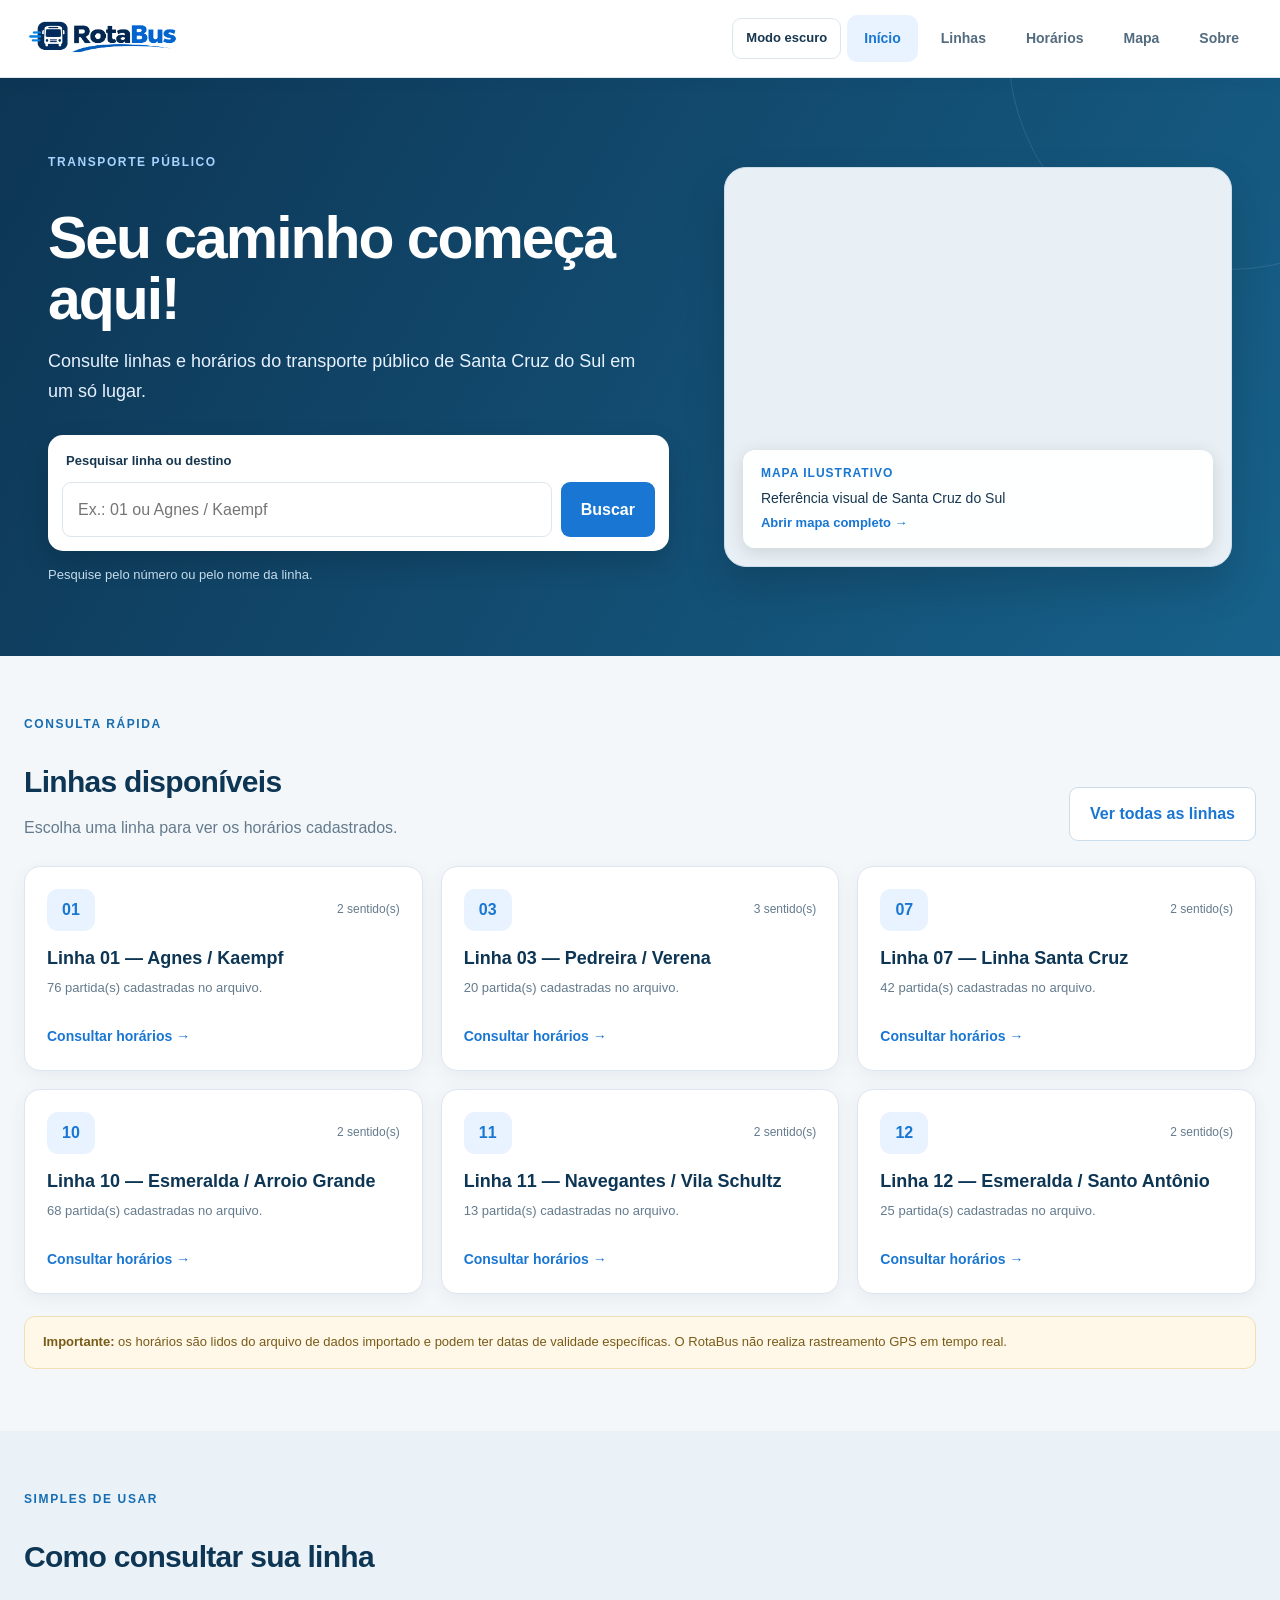
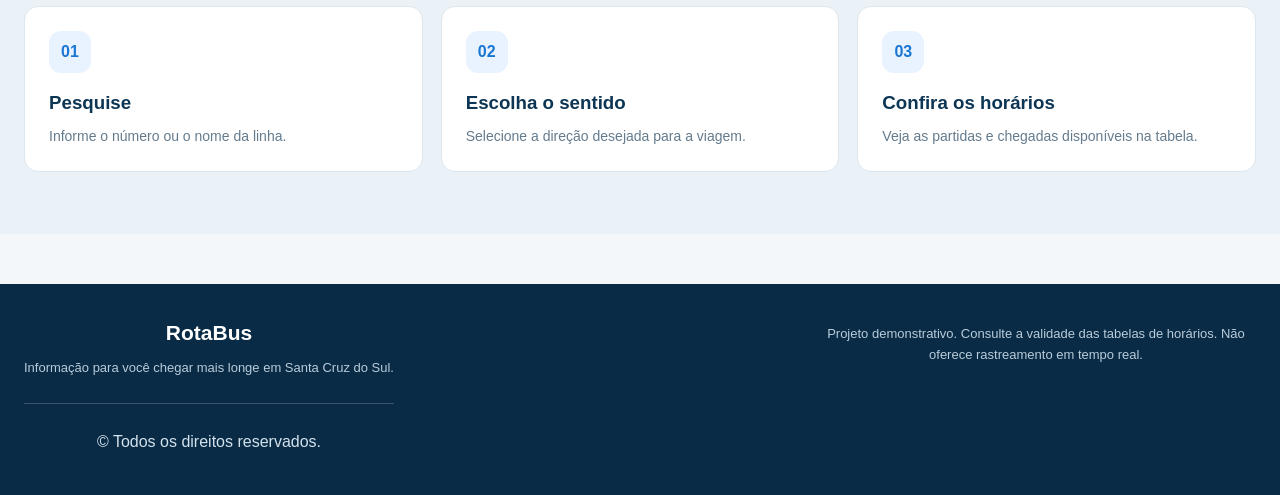
<file: index.html>
<!DOCTYPE html>
<html lang="pt-BR">
<head>
  <meta charset="UTF-8">
  <meta name="viewport" content="width=device-width, initial-scale=1.0">
  <meta name="description" content="Consulte linhas e horários do transporte público de Santa Cruz do Sul.">
  <title>RotaBus | Seu caminho começa aqui</title>
  <link rel="icon" type="image/svg+xml" href="assets/favicon.svg">
  <link rel="stylesheet" href="style.css">
  <script src="app.js" defer></script>
</head>
<body data-page="home">

  <header class="site-header">
    <div class="container header-inner">
     
<a class="brand" href="#" onclick="home()">
    <img src="./assets/rotabus-logo.png" alt="RotaBus">
</a>


      <button class="menu-toggle" id="menuToggle"
        aria-label="Abrir menu" aria-expanded="false">☰</button>

      <nav class="main-nav" id="mainNav" aria-label="Navegação principal">
        <button
        type="button"
        class="theme-toggle"
        id="themeToggle"
        aria-label="Alternar modo escuro ou claro">
            Modo escuro
        </button>
        <a href="index.html" data-nav="home">Início</a>
        <a href="linhas.html" data-nav="lines">Linhas</a>
        <a href="horarios.html" data-nav="schedules">Horários</a>
        <a href="mapa.html" data-nav="map">Mapa</a>
        <a href="sobre.html" data-nav="about">Sobre</a>
      </nav>
    </div>
  </header>

  <main id="app" class="page-main">
    <div class="container loading-state">Carregando o RotaBus...</div>
  </main>

  <footer class="site-footer">
    <div class="container footer-inner">
      <div>
        <a class="footer-brand" href="index.html">RotaBus</a>
        <p>Informação para você chegar mais longe em Santa Cruz do Sul.<hr>© Todos os direitos reservados.
        </p>
      </div>
      <p class="footer-note">
        Projeto demonstrativo. Consulte a validade das tabelas de horários.
        Não oferece rastreamento em tempo real.
      </p>
    </div>
  </footer>

</body>
</html>
</file>
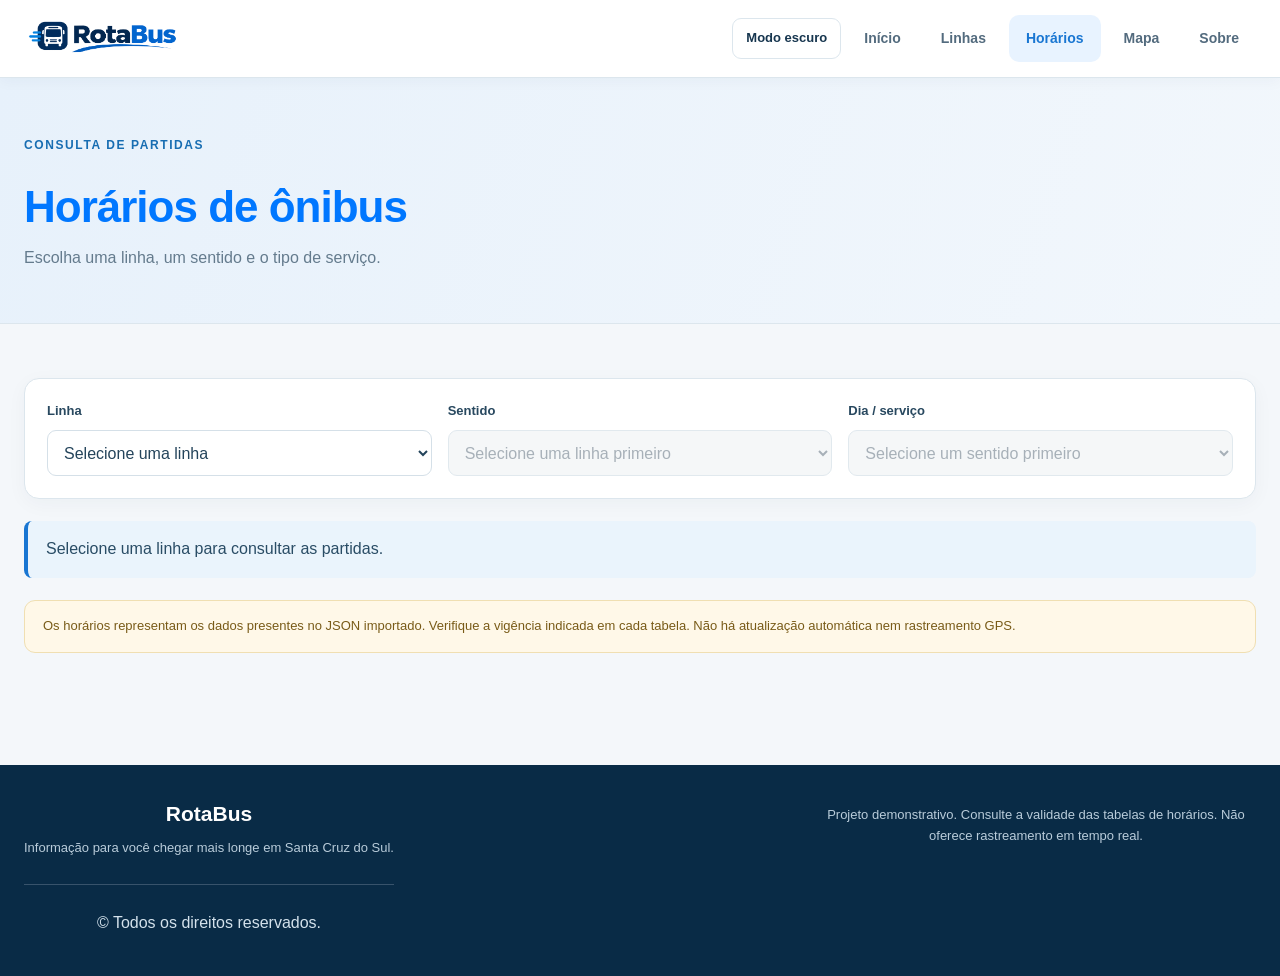
<file: horarios.html>
<!DOCTYPE html>
<html lang="pt-BR">
<head>
  <meta charset="UTF-8">
  <meta name="viewport" content="width=device-width, initial-scale=1.0">
  <meta name="description" content="Horários - RotaBus Santa Cruz do Sul">
  <title>Horários | RotaBus</title>
  <link rel="icon" type="image/svg+xml" href="assets/favicon.svg">
  <link rel="stylesheet" href="style.css">
  <script src="app.js" defer></script>
</head>
<body data-page="schedules">

  <header class="site-header">
    <div class="container header-inner">
      <a class="brand" href="#" onclick="home()">
    <img src="./assets/rotabus-logo.png" alt="RotaBus">
</a>
      <button class="menu-toggle" id="menuToggle"
        aria-label="Abrir menu" aria-expanded="false">☰</button>
      <nav class="main-nav" id="mainNav">
        <button
        type="button"
        class="theme-toggle"
        id="themeToggle"
        aria-label="Alternar modo escuro ou claro">
            Modo escuro
        </button>
        <a href="index.html" data-nav="home">Início</a>
        <a href="linhas.html" data-nav="lines">Linhas</a>
        <a href="horarios.html" data-nav="schedules">Horários</a>
        <a href="mapa.html" data-nav="map">Mapa</a>
        <a href="sobre.html" data-nav="about">Sobre</a>
      </nav>
    </div>
  </header>

  <main id="app" class="page-main">
    <div class="container loading-state">Carregando...</div>
  </main>

  <footer class="site-footer">
    <div class="container footer-inner">
      <div>
        <a class="footer-brand" href="index.html">RotaBus</a>
        <p>Informação para você chegar mais longe em Santa Cruz do Sul.<hr>© Todos os direitos reservados.</p>
      </div>
      <p class="footer-note">
        Projeto demonstrativo. Consulte a validade das tabelas de horários.
        Não oferece rastreamento em tempo real.
      </p>
    </div>
  </footer>

</body>
</html>
</file>
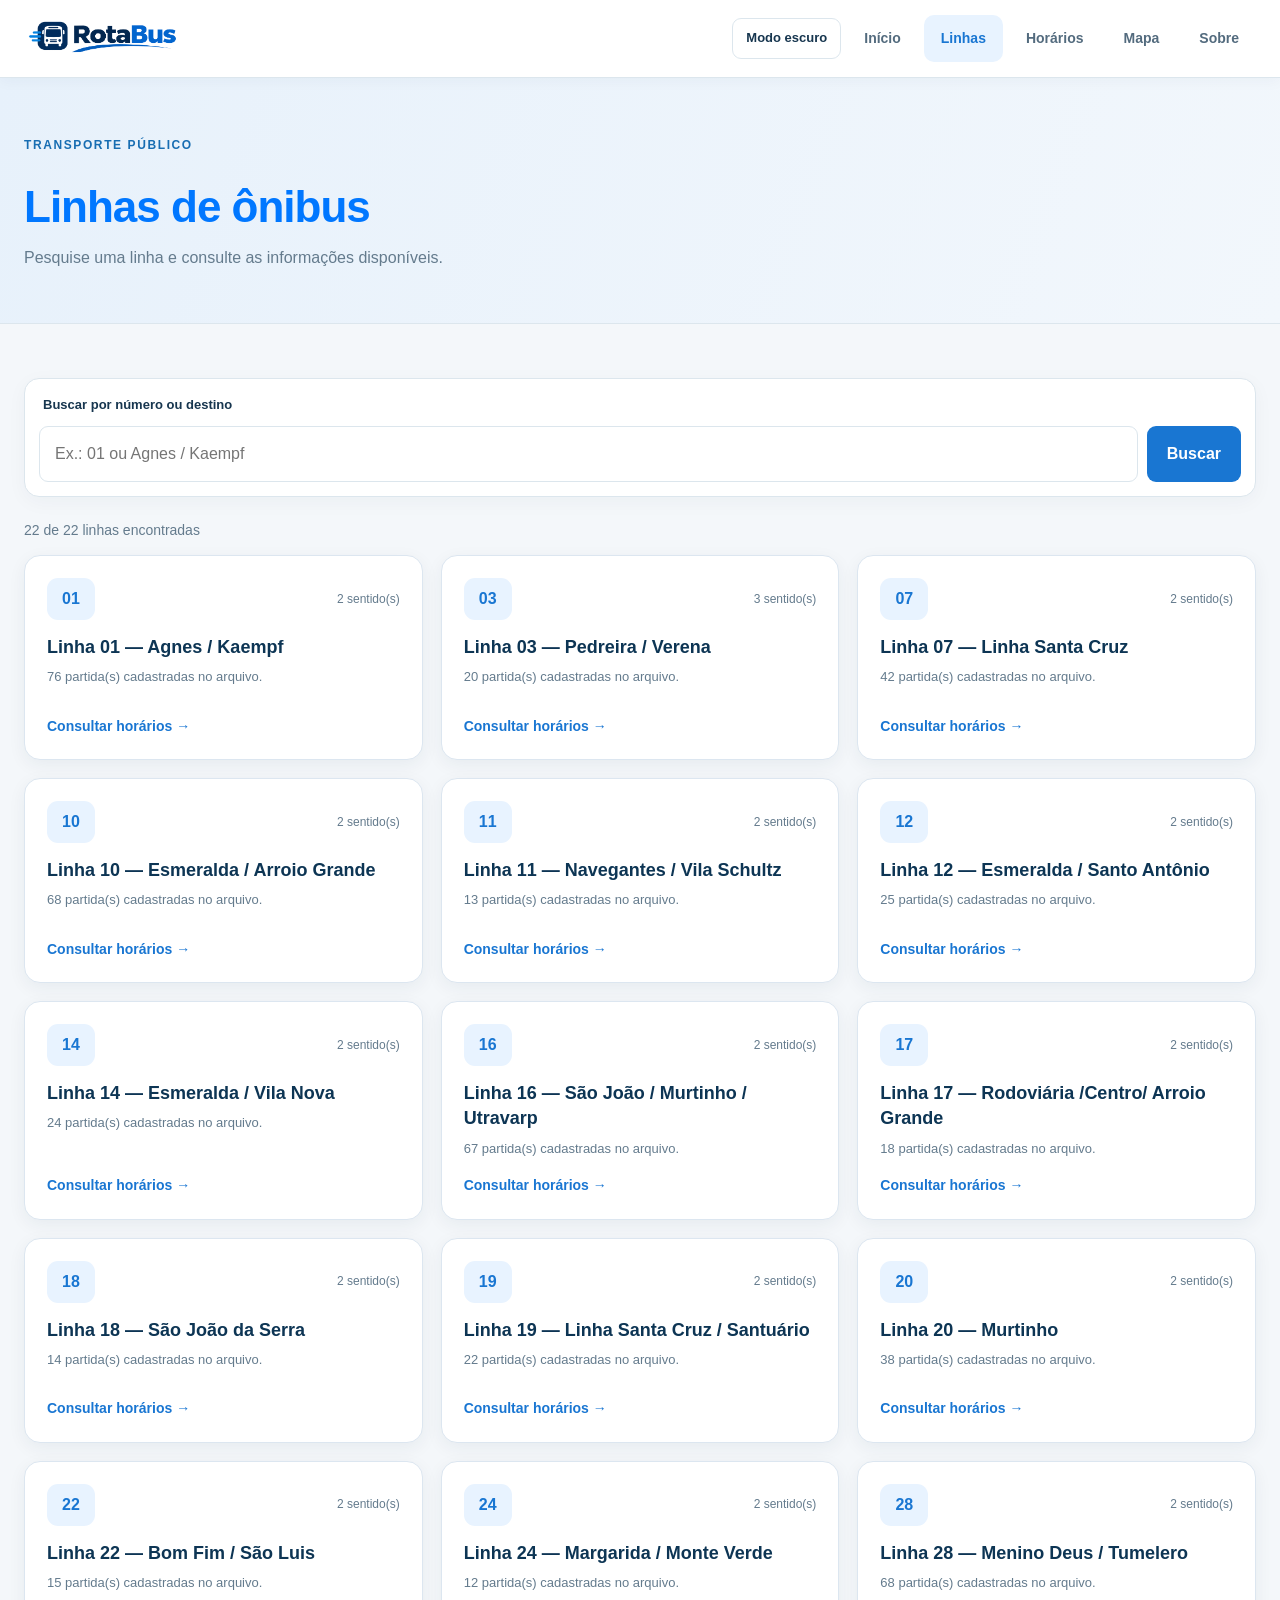
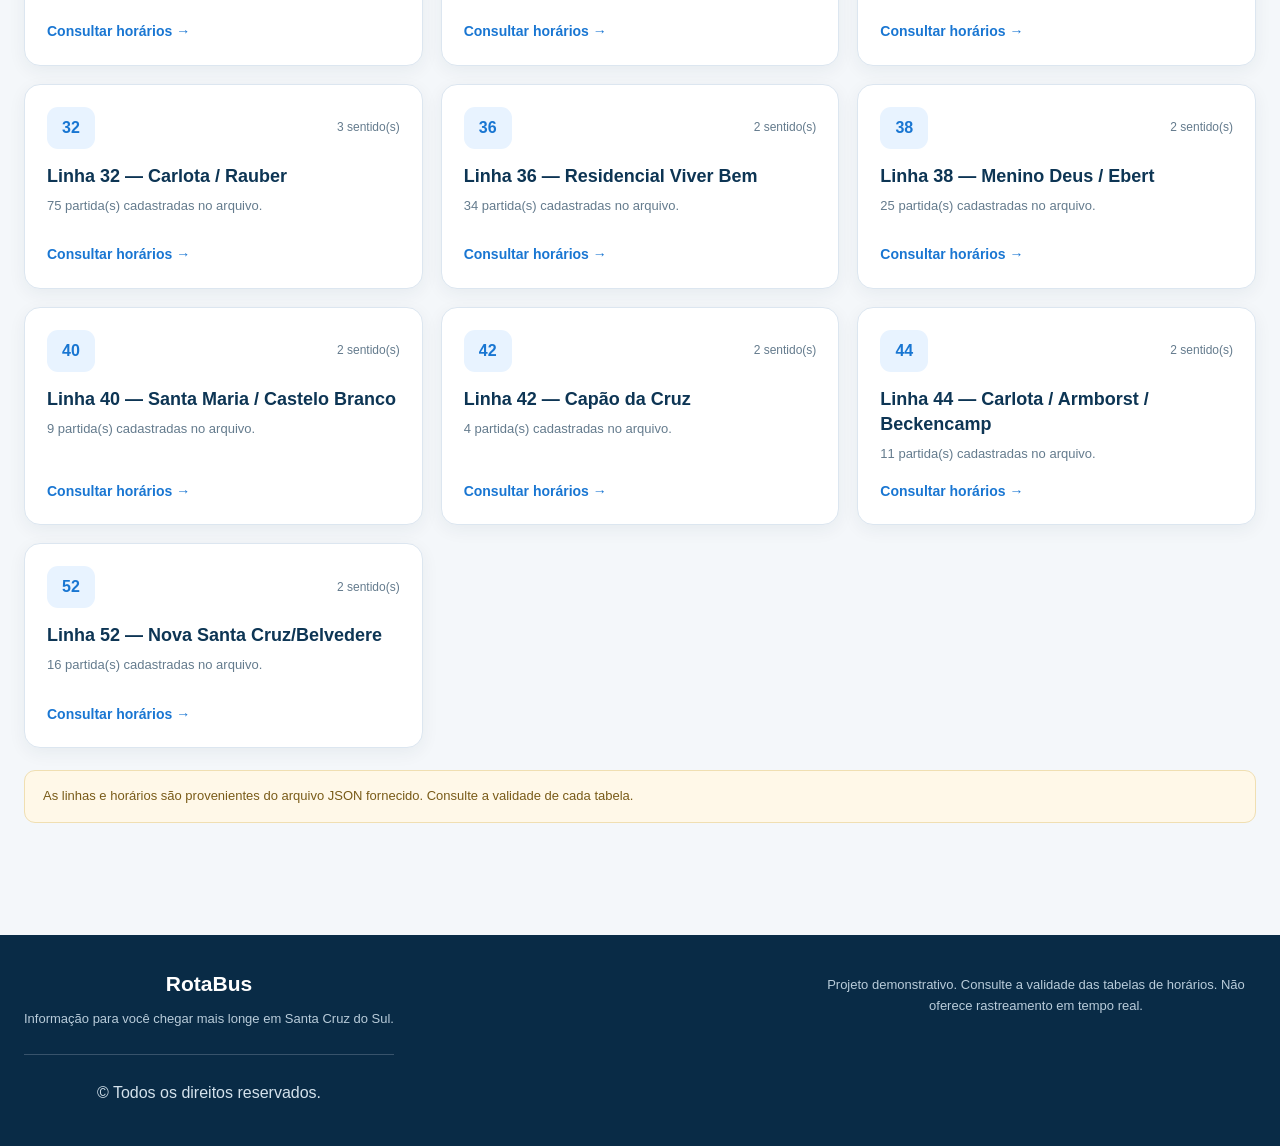
<file: linhas.html>
<!DOCTYPE html>
<html lang="pt-BR">
<head>
  <meta charset="UTF-8">
  <meta name="viewport" content="width=device-width, initial-scale=1.0">
  <meta name="description" content="Linhas - RotaBus Santa Cruz do Sul">
  <title>Linhas | RotaBus</title>
  <link rel="icon" type="image/svg+xml" href="assets/favicon.svg">
  <link rel="stylesheet" href="style.css">
  <script src="app.js" defer></script>
</head>
<body data-page="lines">

  <header class="site-header">
    <div class="container header-inner">
      <a class="brand" href="#" onclick="home()">
    <img src="./assets/rotabus-logo.png" alt="RotaBus">
</a>
      <button class="menu-toggle" id="menuToggle"
        aria-label="Abrir menu" aria-expanded="false">☰</button>
      <nav class="main-nav" id="mainNav">
        <button
          type="button"
          class="theme-toggle"
          id="themeToggle"
          aria-label="Alternar modo escuro ou claro">
            Modo escuro
          </button>
        <a href="index.html" data-nav="home">Início</a>
        <a href="linhas.html" data-nav="lines">Linhas</a>
        <a href="horarios.html" data-nav="schedules">Horários</a>
        <a href="mapa.html" data-nav="map">Mapa</a>
        <a href="sobre.html" data-nav="about">Sobre</a>
      </nav>
    </div>
  </header>

  <main id="app" class="page-main">
    <div class="container loading-state">Carregando...</div>
  </main>

  <footer class="site-footer">
    <div class="container footer-inner">
      <div>
        <a class="footer-brand" href="index.html">RotaBus</a>
        <p>Informação para você chegar mais longe em Santa Cruz do Sul.<hr>© Todos os direitos reservados.</p>
      </div>
      <p class="footer-note">
        Projeto demonstrativo. Consulte a validade das tabelas de horários.
        Não oferece rastreamento em tempo real.
      </p>
    </div>
  </footer>

</body>
</html>
</file>
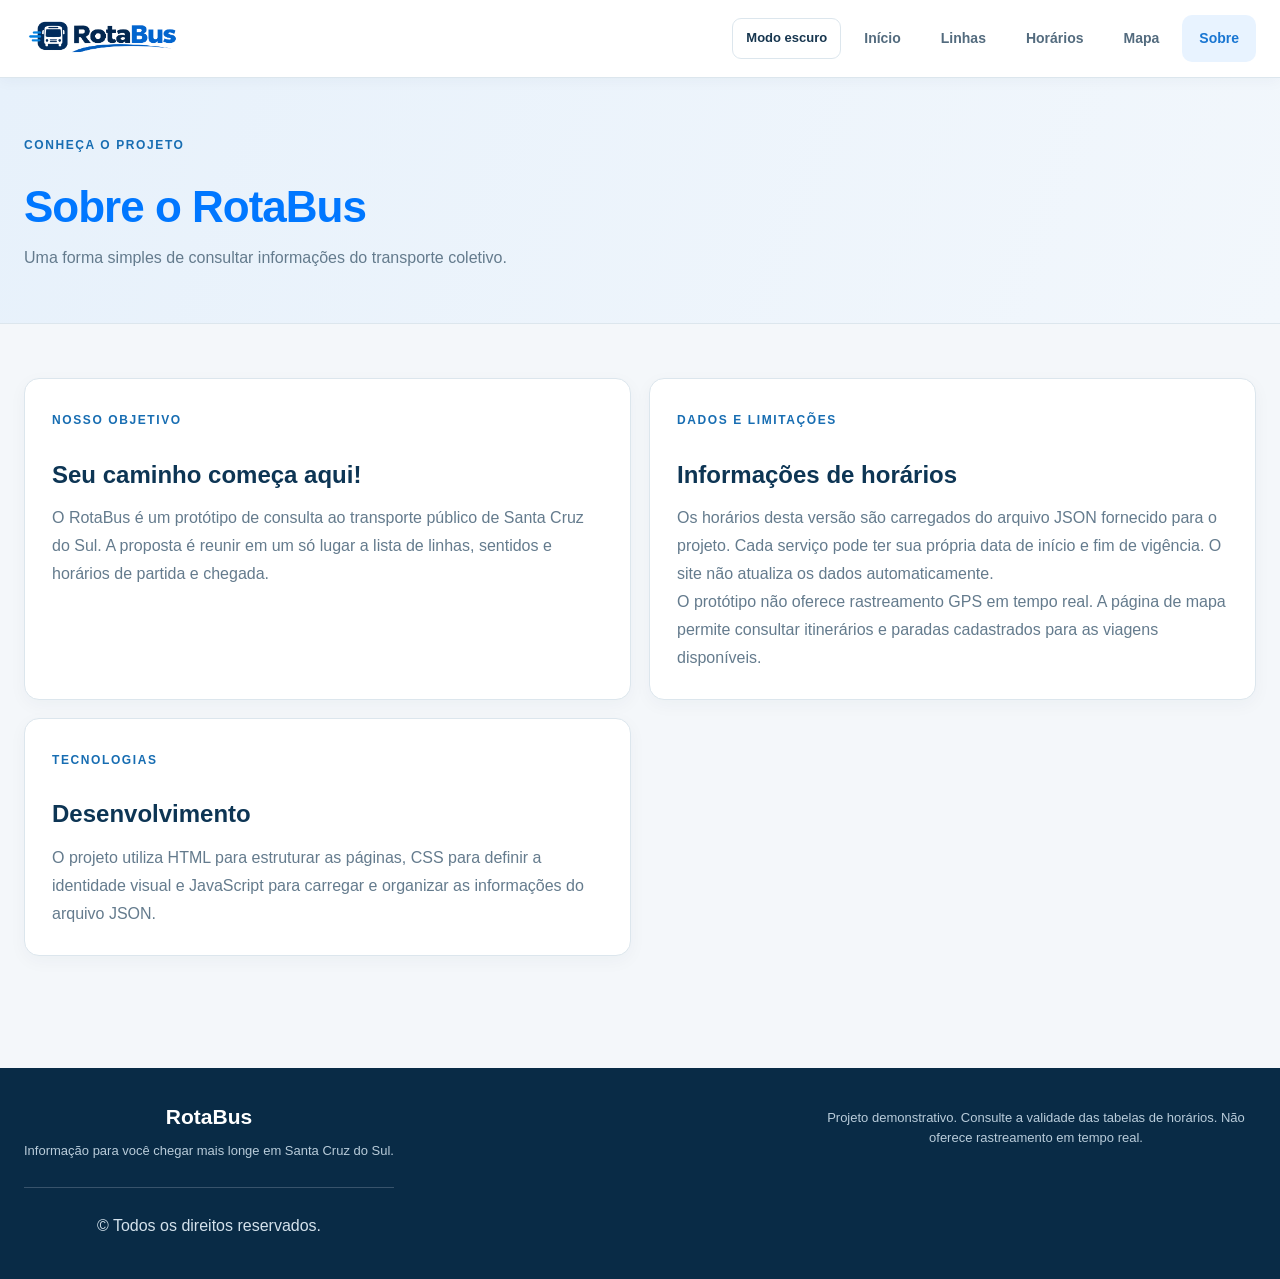
<file: sobre.html>
<!DOCTYPE html>
<html lang="pt-BR">
<head>
  <meta charset="UTF-8">
  <meta name="viewport" content="width=device-width, initial-scale=1.0">
  <meta name="description" content="Sobre - RotaBus Santa Cruz do Sul">
  <title>Sobre | RotaBus</title>
  <link rel="icon" type="image/svg+xml" href="assets/favicon.svg">
  <link rel="stylesheet" href="style.css">
  <script src="app.js" defer></script>
</head>
<body data-page="about">

  <header class="site-header">
    <div class="container header-inner">
      <a class="brand" href="#" onclick="home()">
    <img src="./assets/rotabus-logo.png" alt="RotaBus">
</a>
      <button class="menu-toggle" id="menuToggle"
        aria-label="Abrir menu" aria-expanded="false">☰</button>
      <nav class="main-nav" id="mainNav">
        <button
        type="button"
        class="theme-toggle"
        id="themeToggle"
        aria-label="Alternar modo escuro ou claro">
          Modo escuro
        </button>
        <a href="index.html" data-nav="home">Início</a>
        <a href="linhas.html" data-nav="lines">Linhas</a>
        <a href="horarios.html" data-nav="schedules">Horários</a>
        <a href="mapa.html" data-nav="map">Mapa</a>
        <a href="sobre.html" data-nav="about">Sobre</a>
      </nav>
    </div>
  </header>

  <main id="app" class="page-main">
    <div class="container loading-state">Carregando...</div>
  </main>

  <footer class="site-footer">
    <div class="container footer-inner">
      <div>
        <a class="footer-brand" href="index.html">RotaBus</a>
        <p>Informação para você chegar mais longe em Santa Cruz do Sul.<hr>© Todos os direitos reservados.</p>
      </div>
      <p class="footer-note">
        Projeto demonstrativo. Consulte a validade das tabelas de horários.
        Não oferece rastreamento em tempo real.
      </p>
    </div>
  </footer>

</body>
</html>
</file>
<file: style.css>
/* =====================================
   ROTABUS - ESTILO PRINCIPAL
===================================== */

:root {
    --primary: #1769aa;
    --primary-dark: #104c80;
    --primary-light: #eaf4fc;
    --accent: #35a6d8;

    --background: #f5f8fc;
    --surface: #ffffff;

    --text: #1c2938;
    --muted: #718096;

    --border: #e4eaf1;

    --radius: 16px;
    --shadow: 0 8px 28px rgba(25, 65, 105, 0.08);
}

/* RESET */

* {
    margin: 0;
    padding: 0;
    box-sizing: border-box;
}

html {
    scroll-behavior: smooth;
}

body {
    font-family: Arial, Helvetica, sans-serif;
    background: var(--background);
    color: var(--text);
    line-height: 1.6;
}

a {
    text-decoration: none;
    color: inherit;
}

button,
input,
select {
    font: inherit;
}

/* CABEÇALHO */

.top {
    width: 100%;
    min-height: 82px;
    background: var(--surface);
    display: flex;
    align-items: center;
    justify-content: space-between;
    padding: 15px 8%;
    border-bottom: 1px solid var(--border);
    gap: 25px;
}

.brand {
    display: flex;
    align-items: center;
}

.brand img {
    width: 145px;
    max-height: 55px;
    object-fit: contain;
}

nav {
    display: flex;
    align-items: center;
    gap: 10px;
    flex-wrap: wrap;
}

nav a {
    padding: 10px 16px;
    border-radius: 9px;
    color: var(--muted);
    font-size: 14px;
    font-weight: 600;
    transition: 0.25s;
}

nav a:hover,
nav a.active {
    color: var(--primary);
    background: var(--primary-light);
}

/* CONTEÚDO PRINCIPAL */

main {
    min-height: 70vh;
}

.hero {
    display: grid;
    grid-template-columns: 1.1fr 0.9fr;
    align-items: center;
    gap: 50px;
    padding: 80px 8%;
}

.intro {
    max-width: 650px;
}

.eyebrow {
    display: inline-block;
    color: var(--primary);
    font-size: 12px;
    font-weight: 800;
    letter-spacing: 2px;
    margin-bottom: 15px;
}

h1 {
    font-size: clamp(34px, 5vw, 55px);
    line-height: 1.15;
    margin-bottom: 20px;
    color: var(--text);
}

.intro > p,
.pagehero p {
    color: var(--muted);
    font-size: 17px;
    max-width: 580px;
}

/* PESQUISA */

.searchbox {
    display: flex;
    gap: 10px;
    background: white;
    padding: 8px;
    border: 1px solid var(--border);
    border-radius: 13px;
    box-shadow: var(--shadow);
    margin-top: 30px;
    max-width: 580px;
}

.searchbox input {
    flex: 1;
    min-width: 0;
    border: none;
    outline: none;
    padding: 12px;
}

button,
.primary {
    background: var(--primary);
    color: white;
    border: none;
    border-radius: 9px;
    padding: 12px 22px;
    font-weight: 700;
    cursor: pointer;
    transition: 0.25s;
}

button:hover,
.primary:hover {
    background: var(--primary-dark);
    transform: translateY(-2px);
}

/* PESQUISAS RÁPIDAS */

.chips {
    display: flex;
    align-items: center;
    flex-wrap: wrap;
    gap: 9px;
    margin-top: 20px;
    font-size: 13px;
    color: var(--muted);
}

.chip {
    background: white;
    border: 1px solid var(--border);
    padding: 7px 13px;
    border-radius: 30px;
    color: var(--primary);
    font-weight: 600;
}

.chip:hover {
    background: var(--primary-light);
}

/* MAPA DEMONSTRATIVO */

.map {
    min-height: 350px;
    border-radius: 22px;
    overflow: hidden;
    position: relative;
    display: flex;
    align-items: flex-end;
    padding: 25px;
    background-color: #dce9e9;
    background-image:
        linear-gradient(35deg, transparent 45%, #ffffff 46%, #ffffff 49%, transparent 50%),
        linear-gradient(120deg, transparent 45%, #ffffff 46%, #ffffff 49%, transparent 50%),
        linear-gradient(90deg, transparent 48%, #c0d4c8 49%, #c0d4c8 51%, transparent 52%);
    background-size: 90px 90px, 120px 120px, 150px 150px;
    box-shadow: var(--shadow);
}

.map-preview {
    min-height: 400px;
}

.map-large {
    min-height: 480px;
    margin-bottom: 25px;
}

.map-label {
    background: rgba(255, 255, 255, 0.95);
    padding: 20px;
    border-radius: 13px;
    width: 100%;
    box-shadow: var(--shadow);
}

.map-label strong {
    font-size: 18px;
}

.map-label p {
    color: var(--muted);
    font-size: 14px;
    margin: 5px 0 10px;
}

.map-label a {
    color: var(--primary);
    font-weight: 700;
}

/* SEÇÕES */

.section {
    padding: 65px 8%;
}

.section h2 {
    font-size: 30px;
    margin-bottom: 30px;
}

.pagehero {
    padding: 70px 8%;
    background: linear-gradient(
        120deg,
        #e7f2fc,
        #f5f8fc
    );
}

.pagehero h1 {
    font-size: clamp(34px, 5vw, 46px);
}

/* CARTÕES */

.cards {
    display: grid;
    grid-template-columns: repeat(3, 1fr);
    gap: 22px;
    margin-top: 30px;
}

.card {
    background: var(--surface);
    border: 1px solid var(--border);
    border-radius: var(--radius);
    padding: 25px;
    box-shadow: var(--shadow);
    transition: 0.25s;
}

.card:hover {
    transform: translateY(-5px);
    box-shadow: 0 14px 32px rgba(25, 65, 105, 0.13);
}

.card h3 {
    font-size: 20px;
    margin: 12px 0;
}

.card p {
    color: var(--muted);
    font-size: 14px;
    margin-bottom: 20px;
}

.linebadge {
    display: inline-flex;
    align-items: center;
    justify-content: center;
    background: var(--primary-light);
    color: var(--primary);
    width: 43px;
    height: 43px;
    border-radius: 12px;
    font-weight: 800;
}

.button-link {
    display: inline-block;
    color: var(--primary);
    font-weight: 700;
    font-size: 14px;
    padding: 9px 0;
}

.button-link:hover {
    color: var(--primary-dark);
    text-decoration: underline;
}

/* FILTROS */

.filterbar {
    display: flex;
    gap: 12px;
    align-items: center;
    flex-wrap: wrap;
    background: white;
    padding: 16px;
    border: 1px solid var(--border);
    border-radius: 14px;
    margin-bottom: 22px;
}

.filterbar input,
.filterbar select {
    flex: 1;
    min-width: 180px;
    padding: 13px;
    border: 1px solid var(--border);
    border-radius: 9px;
    outline: none;
    background: white;
}

.filterbar input:focus,
.filterbar select:focus,
.searchbox:focus-within {
    border-color: var(--primary);
}

.notice {
    background: #fff8e8;
    color: #85651e;
    border: 1px solid #f3e4bc;
    padding: 15px 18px;
    border-radius: 11px;
    margin: 20px 0;
    font-size: 14px;
}

.empty-state {
    color: var(--muted);
    text-align: center;
    padding: 35px;
}

/* HORÁRIOS */

.schedule-list {
    display: grid;
    gap: 20px;
}

.schedule-card h3 {
    display: inline-block;
    margin-left: 10px;
}

.schedule {
    display: grid;
    grid-template-columns: repeat(3, 1fr);
    gap: 20px;
    margin-top: 25px;
}

.schedule section {
    background: var(--background);
    border-radius: 12px;
    padding: 16px;
}

.schedule section b {
    display: block;
    margin-bottom: 12px;
    color: var(--primary);
}

.times {
    display: flex;
    flex-wrap: wrap;
    gap: 8px;
}

.times span {
    background: white;
    border: 1px solid var(--border);
    padding: 7px 10px;
    border-radius: 7px;
    font-size: 13px;
}

/* SOBRE */

.about-content {
    background: white;
    border: 1px solid var(--border);
    border-radius: var(--radius);
    padding: 35px;
    box-shadow: var(--shadow);
    margin-bottom: 30px;
}

.about-content h2 {
    font-size: 25px;
    margin: 20px 0 10px;
}

.about-content h2:first-child {
    margin-top: 0;
}

.about-content p {
    color: var(--muted);
    margin-bottom: 20px;
}

/* RODAPÉ */

footer {
    background: #102d49;
    color: white;
    padding: 45px 8% 25px;
    text-align: center;
    margin-top: 50px;
}

.footbrand {
    font-size: 26px;
    font-weight: 800;
    margin-bottom: 8px;
}

footer p {
    color: #c3d0dd;
    font-size: 14px;
    margin: 10px 0;
}

.footer-links {
    display: flex;
    justify-content: center;
    flex-wrap: wrap;
    gap: 20px;
    margin: 25px 0;
}

footer a {
    color: white;
    font-size: 14px;
}

footer a:hover {
    color: #8ecfff;
}

footer hr {
    border: none;
    border-top: 1px solid #38536b;
    margin: 25px 0;
}

/* RESPONSIVIDADE */

@media (max-width: 900px) {

    .top {
        padding: 15px 5%;
        flex-direction: column;
    }

    .hero {
        grid-template-columns: 1fr;
        padding: 55px 6%;
    }

    .cards {
        grid-template-columns: repeat(2, 1fr);
    }

    .section {
        padding: 50px 6%;
    }

    .pagehero {
        padding: 55px 6%;
    }
}

@media (max-width: 600px) {

    .top {
        gap: 12px;
    }

    nav {
        justify-content: center;
        gap: 4px;
    }

    nav a {
        padding: 8px 10px;
        font-size: 12px;
    }

    .brand img {
        width: 125px;
    }

    .hero {
        padding: 45px 5%;
    }

    .intro > p,
    .pagehero p {
        font-size: 15px;
    }

    .searchbox {
        flex-direction: column;
    }

    .searchbox button {
        width: 100%;
    }

    .cards {
        grid-template-columns: 1fr;
    }

    .schedule {
        grid-template-columns: 1fr;
    }

    .section {
        padding: 40px 5%;
    }

    .pagehero {
        padding: 45px 5%;
    }

    .map,
    .map-preview {
        min-height: 280px;
    }

    .map-large {
        min-height: 350px;
    }

    .about-content {
        padding: 22px;
    }

    footer {
        padding: 35px 5% 20px;
    }

    .filterbar {
        align-items: stretch;
        flex-direction: column;
    }

    .filterbar button {
        width: 100%;
    }
}

:root {
  --navy: #0d3554;
  --navy-dark: #092b46;
  --blue: #1976d2;
  --blue-dark: #125fae;
  --blue-soft: #e8f3ff;
  --yellow: #ffc928;
  --ink: #17364f;
  --muted: #647b8d;
  --line: #dce6ed;
  --bg: #f4f7fa;
  --white: #fff;
  --shadow: 0 10px 28px rgba(12,47,76,.07);
  --radius: 16px;
}

* {
  box-sizing: border-box;
}

html {
  scroll-behavior: smooth;
}

body {
  margin: 0;
  background: var(--bg);
  color: var(--ink);
  font-family: Inter, "Segoe UI", Roboto, Arial, sans-serif;
  -webkit-font-smoothing: antialiased;
}

a { color: inherit; }
button, input, select { font: inherit; }

.container {
  width: min(1490px, calc(100% - 48px));
  margin: 0 auto;
}

.site-header {
  height: 78px;
  background: rgba(255,255,255,.98);
  border-bottom: 1px solid var(--line);
  position: sticky;
  top: 0;
  z-index: 50;
  box-shadow: 0 3px 14px rgba(17,50,75,.04);
}

.header-inner {
  height: 100%;
  display: flex;
  align-items: center;
  justify-content: space-between;
  gap: 24px;
}

.brand {
  display: inline-flex;
  align-items: center;
  text-decoration: none;
}

.brand img {
  display: block;
  width: 166px;
  height: 54px;
  object-fit: contain;
}

.main-nav {
  display: flex;
  align-items: center;
  gap: 6px;
}

.main-nav a {
  padding: 12px 17px;
  border-radius: 10px;
  text-decoration: none;
  color: #536b7e;
  font-size: 14px;
  font-weight: 650;
  transition: .2s;
}

.main-nav a:hover,
.main-nav a.active {
  background: var(--blue-soft);
  color: var(--blue);
}

.menu-toggle {
  display: none;
  border: 1px solid var(--line);
  background: white;
  border-radius: 9px;
  padding: 8px 12px;
  color: var(--navy);
  font-size: 20px;
}

.page-main { min-height: 65vh; }

.loading-state {
  padding: 70px 0;
  color: var(--muted);
}

/* PÁGINA INICIAL */

.hero {
  overflow: hidden;
  background: linear-gradient(118deg,#0b304d,#12486f 58%,#17618b);
  color: white;
  padding: 66px 0 72px;
  position: relative;
}

.hero:after {
  content: "";
  position: absolute;
  width: 440px;
  height: 440px;
  border: 1px solid rgba(255,255,255,.1);
  border-radius: 50%;
  right: -170px;
  top: -250px;
}

.hero-grid {
  display: grid;
  grid-template-columns: 1.1fr .9fr;
  align-items: center;
  gap: 55px;
  position: relative;
  z-index: 1;
}

.eyebrow {
  color: #176db2;
  font-size: 12px;
  font-weight: 800;
  letter-spacing: 1.6px;
  text-transform: uppercase;
}

.eyebrow-light { color: #a8d3ff; }

.hero h1 {
  font-size: clamp(38px,4.6vw,60px);
  line-height: 1.04;
  letter-spacing: -2px;
  margin: 20px 0 16px;
  max-width: 660px;
}

.hero-copy > p {
  max-width: 610px;
  font-size: 18px;
  line-height: 1.7;
  color: #d5e7f5;
  margin: 0;
}

.search-panel {
  margin-top: 28px;
  padding: 14px;
  background: white;
  color: var(--ink);
  border-radius: 15px;
  box-shadow: 0 12px 28px rgba(0,0,0,.15);
}

.search-panel label {
  display: block;
  margin: 2px 4px 10px;
  font-size: 13px;
  font-weight: 750;
}

.search-row {
  display: flex;
  gap: 9px;
}

.search-row input {
  flex: 1;
  min-width: 0;
  padding: 14px 15px;
  border: 1px solid #dce6ed;
  border-radius: 9px;
  outline: none;
  color: var(--ink);
}

.search-row input:focus {
  border-color: var(--blue);
  box-shadow: 0 0 0 3px rgba(25,118,210,.12);
}

.button {
  display: inline-flex;
  justify-content: center;
  align-items: center;
  gap: 8px;
  border: 0;
  border-radius: 9px;
  padding: 13px 20px;
  text-decoration: none;
  font-weight: 750;
  cursor: pointer;
}

.button-primary {
  background: var(--blue);
  color: white;
}

.button-primary:hover { background: var(--blue-dark); }

.button-outline {
  background: white;
  border: 1px solid #cbddeb;
  color: var(--blue);
}

.button-outline:hover { background: var(--blue-soft); }

.hero-hint {
  margin-top: 14px;
  font-size: 13px;
  color: #c6dceb;
}

/* ILUSTRAÇÃO DO ÔNIBUS */

.hero-visual {
  min-height: 335px;
  border: 1px solid rgba(255,255,255,.3);
  border-radius: 25px;
  background: linear-gradient(145deg,#e8f0f5,#cddde7);
  position: relative;
  overflow: hidden;
  box-shadow: 0 20px 40px rgba(0,0,0,.15);
}

.route-art { position: absolute; inset: 0; }

.route-line {
  position: absolute;
  width: 145%;
  height: 18px;
  background: white;
  border: 1px solid #c6d5df;
  top: 48%;
  left: -20%;
  transform: rotate(-24deg);
  box-shadow: 0 0 0 8px rgba(255,255,255,.23);
}

.route-dot {
  position: absolute;
  top: 25%;
  left: 22%;
  width: 18px;
  height: 18px;
  border: 5px solid #1976d2;
  border-radius: 50%;
  background: white;
  z-index: 2;
}

.route-pin {
  position: absolute;
  right: 19%;
  top: 65%;
  font-size: 34px;
  color: #e6a900;
  z-index: 2;
}

.bus-illustration {
  position: absolute;
  z-index: 3;
  width: 220px;
  height: 116px;
  left: 50%;
  top: 48%;
  transform: translate(-50%,-50%);
  background: #1976d2;
  border: 7px solid white;
  border-radius: 23px 23px 14px 14px;
  box-shadow: 0 15px 25px rgba(14,52,79,.2);
}

.bus-windows {
  position: absolute;
  left: 13px;
  right: 13px;
  top: 13px;
  height: 48px;
  background: #dff0ff;
  border-radius: 9px 9px 4px 4px;
}

.bus-front {
  position: absolute;
  right: 13px;
  bottom: 13px;
  width: 35px;
  height: 18px;
  background: #dff0ff;
  border-radius: 4px;
}

.wheel {
  position: absolute;
  bottom: -14px;
  width: 31px;
  height: 31px;
  border-radius: 50%;
  background: #16354e;
  border: 5px solid white;
}

.wheel-one { left: 32px; }
.wheel-two { right: 32px; }

.visual-caption {
  position: absolute;
  bottom: 17px;
  left: 0;
  right: 0;
  text-align: center;
  color: #345a73;
  font-size: 13px;
  font-weight: 700;
}

/* SEÇÕES E CARTÕES */

.section-space {
  padding-top: 54px;
  padding-bottom: 62px;
}

.section-title-row {
  display: flex;
  align-items: end;
  justify-content: space-between;
  gap: 20px;
  margin-bottom: 25px;
}

.section-title-row h2,
.how-section h2 {
  margin: 9px 0;
  color: var(--navy);
  font-size: 30px;
  letter-spacing: -.7px;
}

.section-title-row p {
  margin: 0;
  color: var(--muted);
}

.line-grid {
  display: grid;
  grid-template-columns: repeat(3,minmax(0,1fr));
  gap: 18px;
}

.line-card {
  padding: 22px;
  background: white;
  border: 1px solid var(--line);
  border-radius: var(--radius);
  box-shadow: 0 5px 18px rgba(15,52,79,.045);
  display: flex;
  flex-direction: column;
  align-items: flex-start;
  min-height: 205px;
  transition: transform .2s,box-shadow .2s;
}

.line-card:hover {
  transform: translateY(-3px);
  box-shadow: var(--shadow);
}

.line-card-top {
  width: 100%;
  display: flex;
  justify-content: space-between;
  align-items: center;
}

.line-number {
  display: inline-flex;
  align-items: center;
  justify-content: center;
  min-width: 48px;
  height: 42px;
  padding: 0 12px;
  background: var(--blue-soft);
  color: var(--blue);
  border-radius: 11px;
  font-weight: 850;
}

.line-card h3 {
  font-size: 18px;
  color: var(--navy);
  line-height: 1.4;
  margin: 15px 0 7px;
}

.line-card p {
  margin: 0 0 15px;
  color: var(--muted);
  font-size: 13px;
}

.text-link {
  margin-top: auto;
  color: var(--blue);
  text-decoration: none;
  font-size: 14px;
  font-weight: 750;
}

.text-link:hover { text-decoration: underline; }

.small { font-size: 12px; }
.muted { color: var(--muted); }

.info-strip,
.map-notice {
  margin-top: 22px;
  padding: 15px 18px;
  border-radius: 11px;
  background: #fff8e8;
  border: 1px solid #f0dfb2;
  color: #795b18;
  font-size: 13px;
  line-height: 1.6;
}

/* COMO USAR */

.how-section {
  background: #eaf2f8;
  padding: 54px 0 62px;
}

.steps-grid {
  display: grid;
  grid-template-columns: repeat(3,1fr);
  gap: 18px;
  margin-top: 25px;
}

.steps-grid article {
  background: white;
  padding: 24px;
  border: 1px solid var(--line);
  border-radius: 14px;
}

.steps-grid article > span {
  display: inline-flex;
  width: 42px;
  height: 42px;
  align-items: center;
  justify-content: center;
  border-radius: 12px;
  background: var(--blue-soft);
  color: var(--blue);
  font-weight: 850;
}

.steps-grid h3 {
  margin: 15px 0 7px;
  color: var(--navy);
}

.steps-grid p {
  margin: 0;
  color: var(--muted);
  line-height: 1.6;
  font-size: 14px;
}

/* TÍTULOS INTERNOS */

.page-heading {
  padding: 53px 0;
  background: linear-gradient(110deg,#e7f1fb,#f2f7fc);
  border-bottom: 1px solid var(--line);
}

.page-heading h1 {
  margin: 12px 0;
  color: #0077ff;
  font-size: clamp(32px,4vw,44px);
  letter-spacing: -1px;
}

.page-heading p {
  margin: 0;
  color: var(--muted);
  font-size: 16px;
}

.search-panel-light {
  margin: 0 0 20px;
  border: 1px solid var(--line);
  box-shadow: 0 5px 20px rgba(16,51,77,.04);
}

.list-meta {
  margin: 22px 0 14px;
  color: var(--muted);
  font-size: 14px;
}

.empty-state {
  padding: 22px;
  background: white;
  border: 1px dashed #c8d7e2;
  border-radius: 12px;
  color: var(--muted);
}

/* FILTROS DE HORÁRIOS */

.filter-panel {
  display: grid;
  grid-template-columns: repeat(3,minmax(0,1fr));
  gap: 16px;
  padding: 22px;
  background: #17222F;
  border: 1px solid var(--line);
  border-radius: 15px;
  box-shadow: 0 5px 20px rgba(16,51,77,.04);
}

.field {
  display: flex;
  flex-direction: column;
  gap: 8px;
}

.field label {
  font-size: 13px;
  font-weight: 750;
  color: #28485f;
}

.field select {
  width: 100%;
  min-height: 46px;
  padding: 10px 12px;
  border: 1px solid #d5e0e8;
  border-radius: 9px;
  background: white;
  color: #24445b;
  outline: none;
}

.field select:focus {
  border-color: var(--blue);
  box-shadow: 0 0 0 3px rgba(25,118,210,.12);
}

.field select:disabled {
  background: #f1f4f6;
  color: #95a2ac;
}

/* RESUMO E TABELAS */

.schedule-summary {
  margin: 22px 0;
  padding: 16px 18px;
  background: #eaf4fc;
  border-left: 4px solid var(--blue);
  border-radius: 8px;
  color: #294c65;
  line-height: 1.55;
}

.schedule-card {
  padding: 25px;
  background: white;
  border: 1px solid var(--line);
  border-radius: 15px;
  box-shadow: 0 7px 22px rgba(16,51,77,.05);
}

.schedule-card-heading {
  display: flex;
  justify-content: space-between;
  align-items: center;
  gap: 16px;
}

.schedule-card-heading h2 {
  margin: 7px 0;
  color: var(--navy);
  font-size: 22px;
}

.count-pill {
  padding: 8px 12px;
  border-radius: 30px;
  background: #edf5fb;
  color: #1769a5;
  font-size: 13px;
  font-weight: 700;
  white-space: nowrap;
}

.schedule-validity {
  display: flex;
  flex-wrap: wrap;
  gap: 8px 24px;
  margin: 14px 0 20px;
  color: var(--muted);
  font-size: 13px;
}

.time-period { margin-top: 22px; }

.time-period h3 {
  font-size: 16px;
  color: var(--navy);
  margin: 0 0 9px;
}

.table-wrap { overflow-x: auto; }

.time-table {
  width: 100%;
  border-collapse: collapse;
}

.time-table th,
.time-table td {
  padding: 13px 16px;
  text-align: left;
  border-bottom: 1px solid #e5edf2;
}

.time-table th {
  background: #f1f6fa;
  color: #31516a;
  font-size: 13px;
}

.time-table td {
  color: #536d80;
  font-size: 14px;
}

.time-table tbody tr:hover { background: #f8fbfd; }

.time-table td strong {
  color: #145f96;
  font-size: 15px;
}

/* MAPA */

.map-frame {
  margin-top: 20px;
  height: 520px;
  overflow: hidden;
  border: 1px solid var(--line);
  border-radius: 16px;
  background: #e8eff3;
  box-shadow: var(--shadow);
}

.map-frame iframe {
  width: 100%;
  height: 100%;
  border: 0;
}

.map-attribution {
  text-align: right;
  color: var(--muted);
  font-size: 12px;
}

.map-attribution a { color: var(--blue); }

/* SOBRE */

.about-layout {
  display: grid;
  grid-template-columns: repeat(2,minmax(0,1fr));
  gap: 18px;
}

.about-card {
  padding: 27px;
  background: white;
  border: 1px solid var(--line);
  border-radius: 15px;
  box-shadow: 0 5px 18px rgba(15,52,79,.04);
}

.about-card h2 {
  margin: 10px 0;
  color: var(--navy);
}

.about-card p {
  color: var(--muted);
  line-height: 1.75;
}

/* ALERTAS */

.alert {
  padding: 22px;
  border-radius: 12px;
  line-height: 1.6;
}

.alert-error {
  background: #fff5f5;
  border: 1px solid #efd3d3;
  color: #943b3b;
}

/* RODAPÉ */

.site-footer {
  padding: 32px 0;
  background: var(--navy-dark);
  color: #d4e2ec;
}

.footer-inner {
  display: flex;
  justify-content: space-between;
  align-items: flex-start;
  gap: 30px;
}

.footer-brand {
  color: white;
  text-decoration: none;
  font-size: 21px;
  font-weight: 850;
}

.site-footer p {
  margin: 8px 0;
  color: #b9ccda;
  font-size: 13px;
}

.footer-note {
  max-width: 440px;
  line-height: 1.6;
}

.menu-toggle:focus-visible,
.main-nav a:focus-visible,
.button:focus-visible {
  outline: 3px solid var(--yellow);
  outline-offset: 3px;
}

/* TABLETS */

@media(max-width:900px) {
  .hero-grid {
    grid-template-columns: 1fr;
    gap: 30px;
  }

  .hero-visual { min-height: 270px; }

  .line-grid {
    grid-template-columns: repeat(2,minmax(0,1fr));
  }

  .filter-panel { grid-template-columns: 1fr; }
  .map-frame { height: 420px; }
}

/* CELULARES */

@media(max-width:620px) {
  .container { width: calc(100% - 32px); }

  .site-header {
    height: auto;
    min-height: 70px;
  }

  .header-inner {
    min-height: 70px;
    flex-wrap: wrap;
    padding-top: 8px;
    padding-bottom: 8px;
  }

  .brand img {
    width: 145px;
    height: 46px;
  }

  .menu-toggle { display: block; }

  .main-nav {
    display: none;
    width: 100%;
    padding: 4px 0 9px;
    flex-wrap: wrap;
  }

  .main-nav.open { display: flex; }

  .main-nav a {
    flex: 1 1 28%;
    text-align: center;
    padding: 10px 8px;
    font-size: 13px;
  }

  .hero { padding: 43px 0; }

  .hero h1 {
    font-size: 40px;
    letter-spacing: -1.2px;
  }

  .hero-copy > p { font-size: 16px; }

  .search-row { flex-direction: column; }
  .search-row .button { width: 100%; }
  .hero-visual { min-height: 240px; }

  .section-space {
    padding-top: 36px;
    padding-bottom: 42px;
  }

  .section-title-row {
    align-items: flex-start;
    flex-direction: column;
  }

  .section-title-row h2,
  .how-section h2 {
    font-size: 25px;
  }

  .line-grid,
  .steps-grid,
  .about-layout {
    grid-template-columns: 1fr;
  }

  .page-heading { padding: 40px 0; }
  .filter-panel { padding: 16px; }
  .schedule-card { padding: 17px; }

  .schedule-card-heading {
    align-items: flex-start;
    flex-direction: column;
  }

  .schedule-validity {
    flex-direction: column;
    gap: 7px;
  }

  .time-table th,
  .time-table td {
    padding: 11px;
  }

  .footer-inner {
    flex-direction: column;
    gap: 10px;
  }

  .map-frame { height: 350px; }
}


/* =================================
   CORREÇÕES VISUAIS - ROTABUS
================================= */

/* Corrigir título da página inicial */
.hero h1,
.hero-title,
.hero-content h1 {
    color: #ffffff !important;
}

/* Melhorar texto da apresentação */
.hero p,
.hero-content p {
    color: #e8f2ff;
}

/* Ajustar seção principal */
.hero {
    background: linear-gradient(
        120deg,
        #0d3554,
        #17618a
    );
    color: #ffffff;
}

/* Corrigir tamanho e alinhamento da logo */
.logo img,
.navbar-logo img,
header img {
    max-width: 160px;
    height: auto;
    object-fit: contain;
}

/* Melhorar cartões das linhas */
.line-card,
.route-card {
    background: #ffffff;
    border: 1px solid #dce6f0;
    border-radius: 16px;
    padding: 22px;
    box-shadow: 0 5px 18px rgba(15, 45, 75, 0.06);
    transition: transform 0.2s ease, box-shadow 0.2s ease;
}

.line-card:hover,
.route-card:hover {
    transform: translateY(-4px);
    box-shadow: 0 10px 25px rgba(15, 45, 75, 0.12);
}

/* Melhorar botões */
button {
    cursor: pointer;
    transition: 0.2s ease;
}

button:hover {
    filter: brightness(1.08);
}

/* Ajustes para celulares */
@media (max-width: 768px) {
    .hero {
        padding: 45px 20px;
    }

    .hero h1,
    .hero-title,
    .hero-content h1 {
        font-size: 36px;
        line-height: 1.15;
    }

    .hero-content {
        width: 100%;
    }

    .line-card,
    .route-card {
        width: 100%;
    }

    nav {
        flex-wrap: wrap;
        gap: 12px;
    }
}

/* CENTRALIZAR CONTEÚDO DA PÁGINA INICIAL */

.hero {
    display: flex;
    justify-content: center;
    align-items: center;
    width: 100%;
    padding: 70px 24px;
}

.hero-content {
    width: 100%;
    max-width: 1200px;
    margin: 0 auto;
    display: grid;
    grid-template-columns: 1fr 1fr;
    align-items: center;
    justify-content: center;
    gap: 55px;
}

/* Centralizar a ilustração */
.hero-image,
.hero-visual {
    display: flex;
    justify-content: center;
    align-items: center;
}

/* Ajuste para telas menores */
@media (max-width: 768px) {
    .hero {
        padding: 45px 20px;
    }

    .hero-content {
        grid-template-columns: 1fr;
        text-align: center;
        gap: 35px;
    }

    .hero-image,
    .hero-visual {
        justify-content: center;
    }
}
.logo {
    display: flex;
    align-items: center;
    text-decoration: none;
}

.logo img {
    display: block;
    width: 150px;
    height: 55px;
    object-fit: contain;
}

/* BOTÃO DE TEMA */
.theme-toggle {
  border: 1px solid var(--line);
  background: var(--white);
  color: var(--ink);
  border-radius: 9px;
  padding: 9px 13px;
  font-size: 13px;
  font-weight: 700;
  cursor: pointer;
  white-space: nowrap;
}

.theme-toggle:hover {
  background: var(--blue-soft);
  color: var(--blue);
}

/* MODO ESCURO */
[data-theme="dark"] {
  --bg: #0f1720;
  --white: #17222f;
  --ink: #e6eef5;
  --muted: #9eb0c2;
  --line: #28384a;
  --blue-soft: #1e354d;
  --navy: #dcebf7;
  --shadow: 0 10px 28px rgba(0, 0, 0, 0.35);
}

[data-theme="dark"] .site-header {
  background: rgba(23, 34, 47, 0.96);
}

[data-theme="dark"] .page-heading {
  background: linear-gradient(110deg, #162433, #111b26);
}

[data-theme="dark"] .how-section {
  background: #131e2a;
}

[data-theme="dark"] .search-panel,
[data-theme="dark"] .search-panel label,
[data-theme="dark"] .search-row input,
[data-theme="dark"] .field select,
[data-theme="dark"] .line-card,
[data-theme="dark"] .route-card,
[data-theme="dark"] .steps-grid article,
[data-theme="dark"] .schedule-card,
[data-theme="dark"] .about-card,
[data-theme="dark"] .empty-state {
  background: var(--white);
  color: var(--ink);
  border-color: var(--line);
}

[data-theme="dark"] .field select:disabled {
  background: #111923;
  color: #6c7f93;
}

[data-theme="dark"] .schedule-summary {
  background: #172b3e;
  color: var(--ink);
}

[data-theme="dark"] .time-table th {
  background: #1c2b3b;
  color: #c7d9e8;
}

[data-theme="dark"] .time-table td {
  color: var(--muted);
  border-bottom-color: var(--line);
}

[data-theme="dark"] .time-table tbody tr:hover {
  background: #1b2836;
}

[data-theme="dark"] .info-strip,
[data-theme="dark"] .map-notice {
  background: #2b2414;
  border-color: #574720;
  color: #f3d58d;
}

[data-theme="dark"] .site-footer {
  background: #090f16;
}

.home-map-visual {
  min-height: 400px;
  height: 400px;
  position: relative;
  overflow: hidden;
  border-radius: 22px;
  background: #e8f0f5;
  border: 1px solid #cbdde8;
}

.home-map-iframe {
  display: block;
  width: 100%;
  height: 100%;
  min-height: 400px;
  border: 0;
}

.home-map-caption {
  position: absolute;
  left: 18px;
  right: 18px;
  bottom: 18px;
  display: flex;
  flex-direction: column;
  gap: 4px;
  padding: 14px 18px;
  background: rgba(255,255,255,.95);
  border-radius: 12px;
  box-shadow: 0 4px 18px rgba(0,0,0,.12);
  color: #17364f;
}

.home-map-caption strong {
  color: #1976d2;
  font-size: 12px;
  letter-spacing: 1px;
}

.home-map-caption span {
  font-size: 14px;
}

.home-map-caption a {
  color: #1976d2;
  font-size: 13px;
  font-weight: 700;
  text-decoration: none;
}

.home-map-caption a:hover {
  text-decoration: underline;
}

@media (max-width: 600px) {
  .home-map-visual,
  .home-map-iframe {
    min-height: 300px;
    height: 300px;
  }
}
/* =====================================
   CORREÇÃO DO PAINEL DE HORÁRIOS
===================================== */

/* MODO CLARO */
html[data-theme="light"] .filter-panel {
    background: #ffffff !important;
    color: #17364f !important;
    border: 1px solid #dce6ed;
    box-shadow: 0 5px 20px rgba(16, 51, 77, 0.04);
}

html[data-theme="light"] .filter-panel label {
    color: #28485f !important;
}

html[data-theme="light"] .filter-panel select {
    background: #ffffff !important;
    color: #24445b !important;
    border: 1px solid #d5e0e8;
}

html[data-theme="light"] .filter-panel select:disabled {
    background: #f1f4f6 !important;
    color: #83909b !important;
}

/* MODO ESCURO */
html[data-theme="dark"] .filter-panel {
    background: #17222f !important;
    color: #e6eef5 !important;
    border: 1px solid #28384a;
}

html[data-theme="dark"] .filter-panel label {
    color: #e6eef5 !important;
}

html[data-theme="dark"] .filter-panel select {
    background: #17222f !important;
    color: #e6eef5 !important;
    border: 1px solid #28384a;
}

html[data-theme="dark"] .filter-panel select:disabled {
    background: #111923 !important;
    color: #6c7f93 !important;
}
</file>
